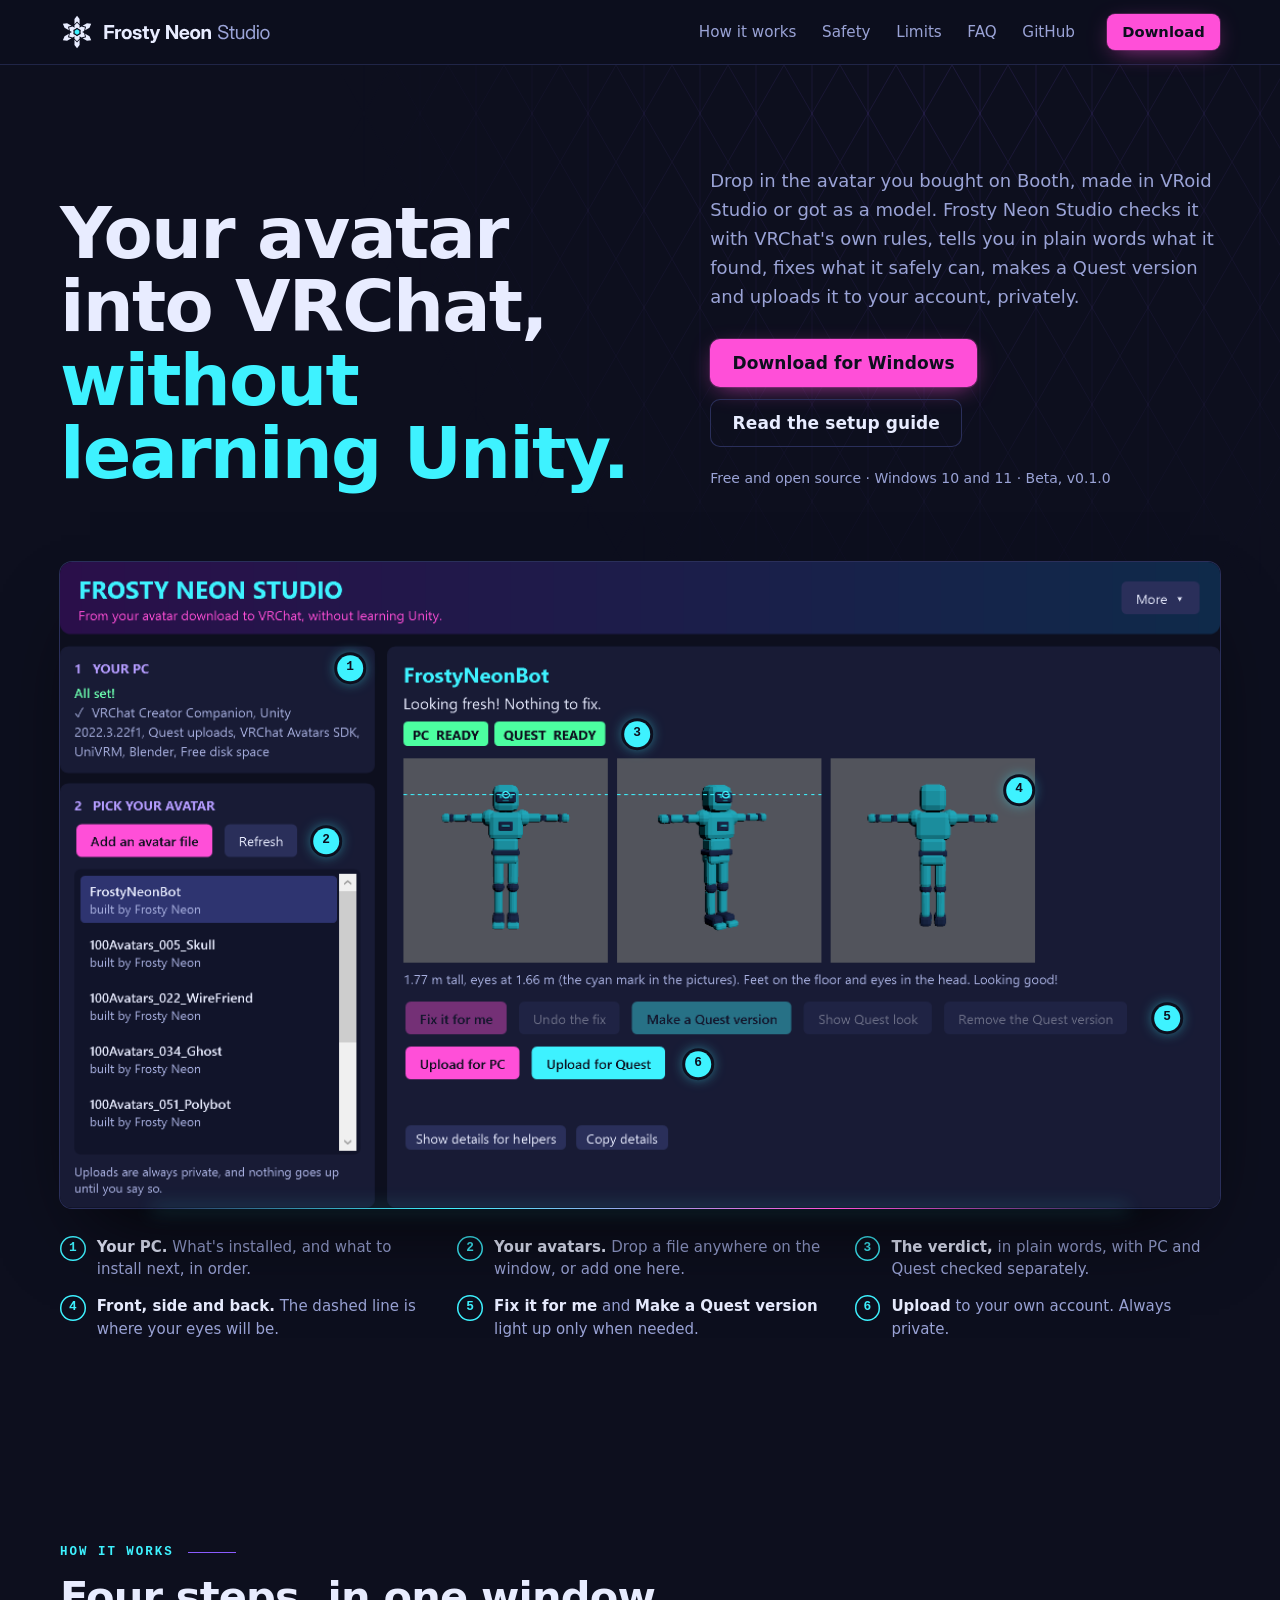
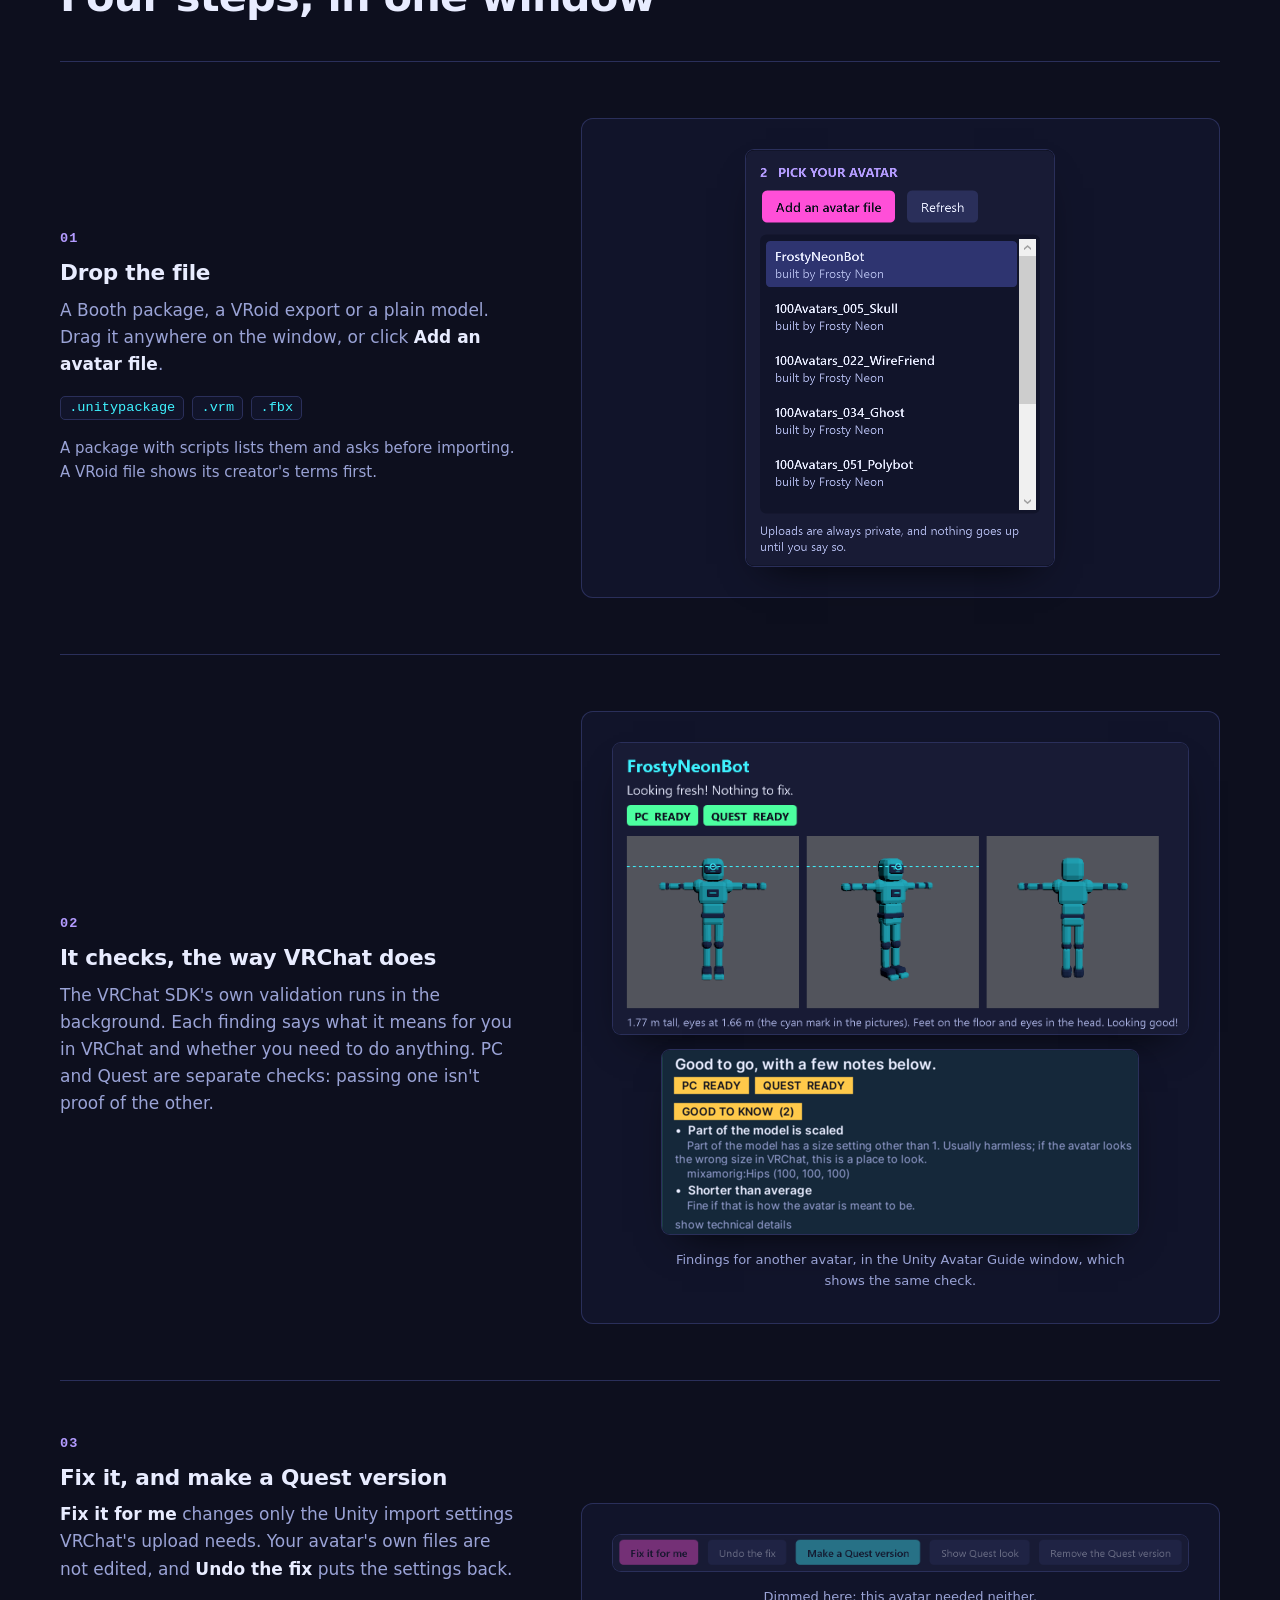
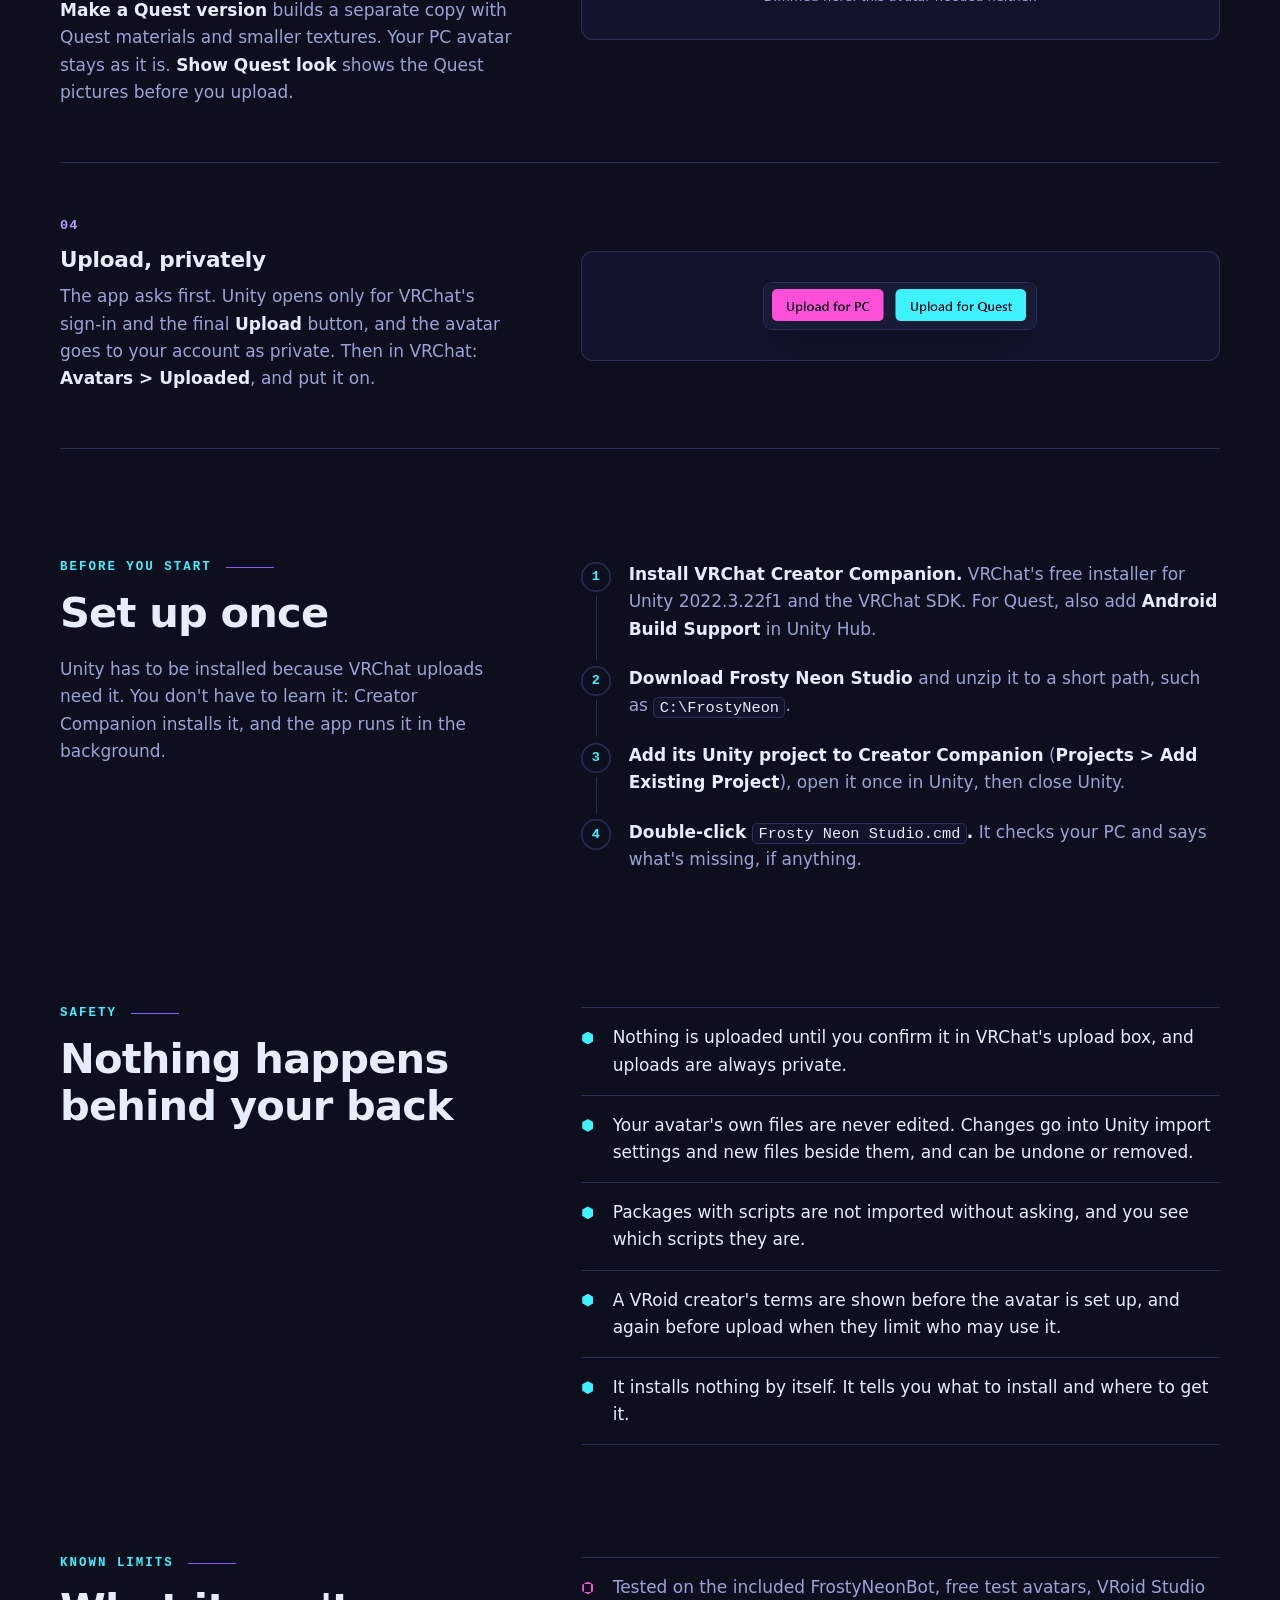
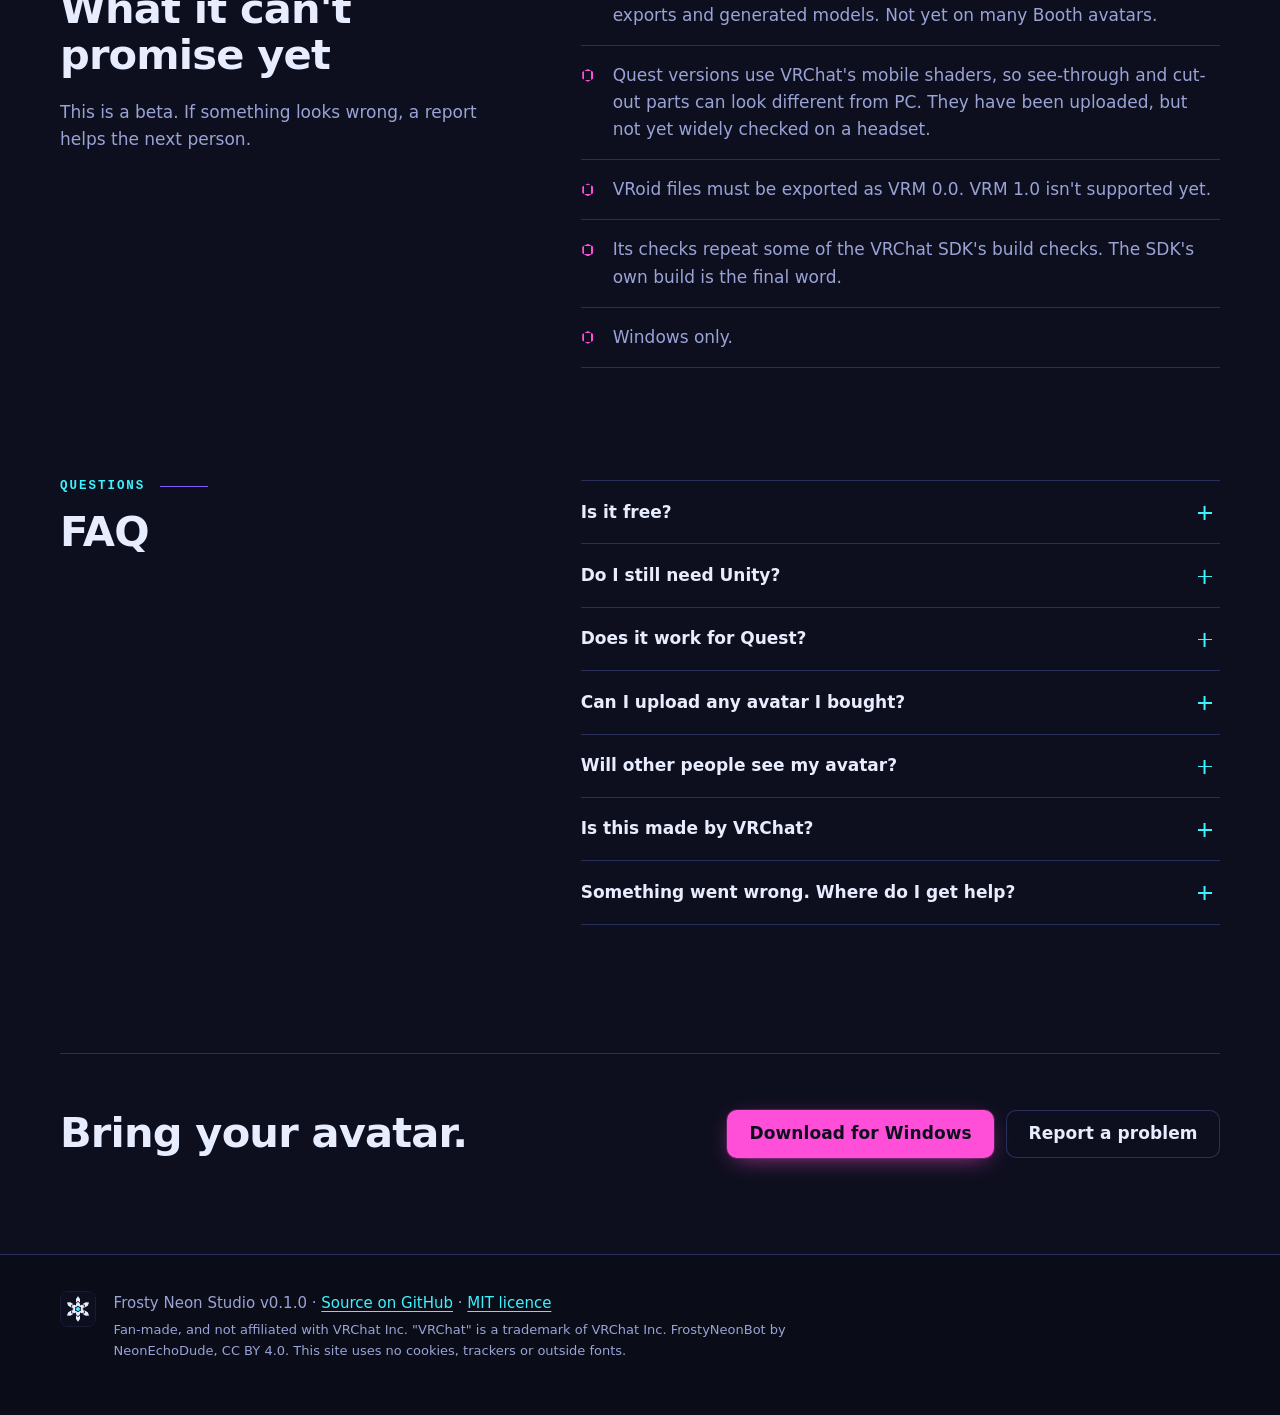
<file: site/index.html>
<!doctype html>
<html lang="en">
<head>
  <meta charset="utf-8">
  <meta name="viewport" content="width=device-width, initial-scale=1">
  <title>Frosty Neon Studio: your avatar into VRChat, without learning Unity</title>
  <meta name="description" content="A free Windows app that checks your Booth, VRoid or FBX avatar with VRChat's own rules, explains what it finds, fixes import settings, makes a Quest version and uploads it privately.">
  <link rel="canonical" href="https://neonechodude.github.io/frosty-neon-studio/">
  <meta name="theme-color" content="#0D0F1E">
  <meta name="color-scheme" content="dark">

  <!-- Link previews. Crawlers don't run JavaScript, so these are full addresses. -->
  <meta property="og:type" content="website">
  <meta property="og:site_name" content="Frosty Neon Studio">
  <meta property="og:title" content="Frosty Neon Studio">
  <meta property="og:description" content="Your avatar into VRChat, without learning Unity. Free and open source, for Windows.">
  <meta property="og:url" content="https://neonechodude.github.io/frosty-neon-studio/">
  <meta property="og:image" content="https://neonechodude.github.io/frosty-neon-studio/assets/social-card.png">
  <meta property="og:image:width" content="1200">
  <meta property="og:image:height" content="630">
  <meta property="og:image:alt" content="The Frosty Neon Studio logo, a six-pointed crystal with a cyan core, and the line: Your avatar into VRChat, without learning Unity.">
  <meta name="twitter:card" content="summary_large_image">
  <meta name="twitter:title" content="Frosty Neon Studio">
  <meta name="twitter:description" content="Your avatar into VRChat, without learning Unity. Free and open source, for Windows.">
  <meta name="twitter:image" content="https://neonechodude.github.io/frosty-neon-studio/assets/social-card.png">
  <meta name="twitter:image:alt" content="The Frosty Neon Studio logo and the line: Your avatar into VRChat, without learning Unity.">

  <link rel="icon" href="assets/favicon.svg" type="image/svg+xml">
  <link rel="icon" href="assets/favicon-32.png" type="image/png" sizes="32x32">
  <link rel="apple-touch-icon" href="assets/apple-touch-icon.png">
  <link rel="stylesheet" href="style.css">
  <script src="motion.js" defer></script>
</head>
<body>
  <a class="skip" href="#main">Skip to content</a>

  <header class="bar">
    <div class="wrap bar-inner">
      <a class="brand" href="#top"><img src="assets/logo.svg" alt="Frosty Neon Studio" width="211" height="34"></a>
      <nav aria-label="Sections">
        <a href="#how">How it works</a>
        <a href="#safety">Safety</a>
        <a href="#limits">Limits</a>
        <a href="#faq">FAQ</a>
        <a data-link="repo" href="#">GitHub</a>
      </nav>
      <a class="btn btn-small" data-link="download" href="#">Download</a>
    </div>
  </header>

  <main id="main">
    <section class="hero" id="top" aria-labelledby="hero-title">
      <div class="wrap hero-grid">
        <h1 id="hero-title">Your avatar into VRChat, <span>without learning Unity.</span></h1>
        <div class="hero-side">
          <p class="lead">Drop in the avatar you bought on Booth, made in VRoid Studio or got as a model. Frosty Neon Studio checks it with VRChat's own rules, tells you in plain words what it found, fixes what it safely can, makes a Quest version and uploads it to your account, privately.</p>
          <div class="actions">
            <a class="btn" data-link="download" href="#">Download for Windows</a>
            <a class="btn btn-ghost" data-link="guide" href="#">Read the setup guide</a>
          </div>
          <p class="meta">Free and open source &middot; Windows 10 and 11 &middot; Beta, v<span data-version>0.1.0</span></p>
        </div>
      </div>

      <figure class="wrap window">
        <div class="window-frame">
          <img src="assets/app-window.webp" width="1135" height="632" fetchpriority="high"
               alt="The Frosty Neon Studio window. Left: a Your PC card saying All set, and a list of avatars with an Add an avatar file button. Right: the FrostyNeonBot robot, the headline Looking fresh! Nothing to fix, green PC Ready and Quest Ready badges, front, side and back pictures with a dashed eye-height line, and buttons to fix, make a Quest version and upload.">
          <ol class="pins" aria-hidden="true">
            <li style="--x: 25%; --y: 16.5%">1</li>
            <li style="--x: 22.9%; --y: 43.2%">2</li>
            <li style="--x: 49.7%; --y: 26.7%">3</li>
            <li style="--x: 82.7%; --y: 35.4%">4</li>
            <li style="--x: 95.4%; --y: 70.7%">5</li>
            <li style="--x: 55%; --y: 77.7%">6</li>
          </ol>
        </div>
        <figcaption>
          <ol class="legend">
            <li><span><b>Your PC.</b> What's installed, and what to install next, in order.</span></li>
            <li><span><b>Your avatars.</b> Drop a file anywhere on the window, or add one here.</span></li>
            <li><span><b>The verdict,</b> in plain words, with PC and Quest checked separately.</span></li>
            <li><span><b>Front, side and back.</b> The dashed line is where your eyes will be.</span></li>
            <li><span><b>Fix it for me</b> and <b>Make a Quest version</b> light up only when needed.</span></li>
            <li><span><b>Upload</b> to your own account. Always private.</span></li>
          </ol>
        </figcaption>
      </figure>
    </section>

    <section class="section" id="how" aria-labelledby="how-title">
      <div class="wrap">
        <p class="label">How it works</p>
        <h2 id="how-title">Four steps, in one window</h2>
        <ol class="flow">
          <li class="step reveal">
            <div class="step-text">
              <span class="step-no" aria-hidden="true">01</span>
              <h3>Drop the file</h3>
              <p>A Booth package, a VRoid export or a plain model. Drag it anywhere on the window, or click <i>Add an avatar file</i>.</p>
              <ul class="types" aria-label="Accepted files">
                <li><code>.unitypackage</code></li><li><code>.vrm</code></li><li><code>.fbx</code></li>
              </ul>
              <p class="note">A package with scripts lists them and asks before importing. A VRoid file shows its creator's terms first.</p>
            </div>
            <figure class="step-pic">
              <img src="assets/step-pick.webp" width="308" height="416" loading="lazy" decoding="async"
                   alt="The Pick your avatar card: a pink Add an avatar file button, the accepted file types, and a list of avatars in the project.">
            </figure>
          </li>

          <li class="step reveal">
            <div class="step-text">
              <span class="step-no" aria-hidden="true">02</span>
              <h3>It checks, the way VRChat does</h3>
              <p>The VRChat SDK's own validation runs in the background. Each finding says what it means for you in VRChat and whether you need to do anything. PC and Quest are separate checks: passing one isn't proof of the other.</p>
            </div>
            <figure class="step-pic stack">
              <img src="assets/step-check.webp" width="668" height="338" loading="lazy" decoding="async"
                   alt="The check result: Looking fresh! Nothing to fix, PC Ready and Quest Ready badges, and three pictures of the robot with the eye line. Below: 1.77 m tall, eyes at 1.66 m.">
              <img src="assets/step-findings.webp" width="476" height="184" loading="lazy" decoding="async"
                   alt="Findings in plain words: Good to go, with a few notes below. Good to know: Part of the model is scaled, usually harmless. Shorter than average, fine if that is how the avatar is meant to be.">
              <figcaption>Findings for another avatar, in the Unity Avatar Guide window, which shows the same check.</figcaption>
            </figure>
          </li>

          <li class="step reveal">
            <div class="step-text">
              <span class="step-no" aria-hidden="true">03</span>
              <h3>Fix it, and make a Quest version</h3>
              <p><i>Fix it for me</i> changes only the Unity import settings VRChat's upload needs. Your avatar's own files are not edited, and <i>Undo the fix</i> puts the settings back.</p>
              <p><i>Make a Quest version</i> builds a separate copy with Quest materials and smaller textures. Your PC avatar stays as it is. <i>Show Quest look</i> shows the Quest pictures before you upload.</p>
            </div>
            <figure class="step-pic">
              <img src="assets/step-fix.webp" width="722" height="46" loading="lazy" decoding="async"
                   alt="A row of buttons: Fix it for me, Undo the fix, Make a Quest version, Show Quest look, Remove the Quest version. They are dimmed here because this avatar needs none of them.">
              <figcaption>Dimmed here: this avatar needed neither.</figcaption>
            </figure>
          </li>

          <li class="step reveal">
            <div class="step-text">
              <span class="step-no" aria-hidden="true">04</span>
              <h3>Upload, privately</h3>
              <p>The app asks first. Unity opens only for VRChat's sign-in and the final <i>Upload</i> button, and the avatar goes to your account as private. Then in VRChat: <i>Avatars &gt; Uploaded</i>, and put it on.</p>
            </div>
            <figure class="step-pic">
              <img src="assets/step-upload.webp" width="272" height="46" loading="lazy" decoding="async"
                   alt="Two buttons: Upload for PC in pink and Upload for Quest in cyan.">
            </figure>
          </li>
        </ol>
      </div>
    </section>

    <section class="section setup" id="setup" aria-labelledby="setup-title">
      <div class="wrap split">
        <div>
          <p class="label">Before you start</p>
          <h2 id="setup-title">Set up once</h2>
          <p class="muted">Unity has to be installed because VRChat uploads need it. You don't have to learn it: Creator Companion installs it, and the app runs it in the background.</p>
        </div>
        <ol class="checklist">
          <li><b>Install VRChat Creator Companion.</b> VRChat's free installer for Unity 2022.3.22f1 and the VRChat SDK. For Quest, also add <i>Android Build Support</i> in Unity Hub.</li>
          <li><b>Download Frosty Neon Studio</b> and unzip it to a short path, such as <code>C:\FrostyNeon</code>.</li>
          <li><b>Add its Unity project to Creator Companion</b> (<i>Projects &gt; Add Existing Project</i>), open it once in Unity, then close Unity.</li>
          <li><b>Double-click <code>Frosty Neon Studio.cmd</code>.</b> It checks your PC and says what's missing, if anything.</li>
        </ol>
      </div>
    </section>

    <section class="section" id="safety" aria-labelledby="safety-title">
      <div class="wrap split">
        <div>
          <p class="label">Safety</p>
          <h2 id="safety-title">Nothing happens behind your back</h2>
        </div>
        <ul class="points">
          <li>Nothing is uploaded until you confirm it in VRChat's upload box, and uploads are always private.</li>
          <li>Your avatar's own files are never edited. Changes go into Unity import settings and new files beside them, and can be undone or removed.</li>
          <li>Packages with scripts are not imported without asking, and you see which scripts they are.</li>
          <li>A VRoid creator's terms are shown before the avatar is set up, and again before upload when they limit who may use it.</li>
          <li>It installs nothing by itself. It tells you what to install and where to get it.</li>
        </ul>
      </div>
    </section>

    <section class="section" id="limits" aria-labelledby="limits-title">
      <div class="wrap split">
        <div>
          <p class="label">Known limits</p>
          <h2 id="limits-title">What it can't promise yet</h2>
          <p class="muted">This is a beta. If something looks wrong, a report helps the next person.</p>
        </div>
        <ul class="points points-limits">
          <li>Tested on the included FrostyNeonBot, free test avatars, VRoid Studio exports and generated models. Not yet on many Booth avatars.</li>
          <li>Quest versions use VRChat's mobile shaders, so see-through and cut-out parts can look different from PC. They have been uploaded, but not yet widely checked on a headset.</li>
          <li>VRoid files must be exported as VRM&nbsp;0.0. VRM&nbsp;1.0 isn't supported yet.</li>
          <li>Its checks repeat some of the VRChat SDK's build checks. The SDK's own build is the final word.</li>
          <li>Windows only.</li>
        </ul>
      </div>
    </section>

    <section class="section" id="faq" aria-labelledby="faq-title">
      <div class="wrap split">
        <div>
          <p class="label">Questions</p>
          <h2 id="faq-title">FAQ</h2>
        </div>
        <div class="faq">
          <details>
            <summary>Is it free?</summary>
            <p>Yes. The code is open source under the MIT licence. The starter robot, FrostyNeonBot, is CC BY 4.0: use it, change it, upload your own version, and credit "FrostyNeonBot by NeonEchoDude".</p>
          </details>
          <details>
            <summary>Do I still need Unity?</summary>
            <p>It has to be installed, because VRChat uploads go through it. Creator Companion installs it for you, and Frosty Neon Studio runs it in the background. You only see it for VRChat's sign-in and the upload confirmation.</p>
          </details>
          <details>
            <summary>Does it work for Quest?</summary>
            <p>It checks Quest separately and can make a Quest version with Quest materials and smaller textures. Some see-through or cut-out parts look different on Quest; <i>Show Quest look</i> shows you before you upload.</p>
          </details>
          <details>
            <summary>Can I upload any avatar I bought?</summary>
            <p>Check the creator's terms. Many Booth avatars allow uploading for your own use. VRoid files carry their terms inside, and the app shows them. Only upload avatars that are yours or that you have permission to use.</p>
          </details>
          <details>
            <summary>Will other people see my avatar?</summary>
            <p>Uploads are private: other players see it when you wear it, but it isn't listed for anyone else to pick.</p>
          </details>
          <details>
            <summary>Is this made by VRChat?</summary>
            <p>No. It's a fan-made tool, not made, endorsed or supported by VRChat Inc.</p>
          </details>
          <details data-needs="issues">
            <summary>Something went wrong. Where do I get help?</summary>
            <p><span data-needs="discord">Ask in the <a data-link="discord" href="#">Discord</a>. </span><span data-needs="issues"><a data-link="issues" href="#">Report a problem on GitHub</a>. </span>Click <i>Copy details</i> in the app and paste them: they have what a helper needs.</p>
          </details>
        </div>
      </div>
    </section>

    <section class="closing" aria-labelledby="closing-title" data-needs="download">
      <div class="wrap closing-inner">
        <h2 id="closing-title">Bring your avatar.</h2>
        <div class="actions">
          <a class="btn" data-link="download" href="#">Download for Windows</a>
          <a class="btn btn-ghost" data-link="discord" href="#">Join the Discord</a>
          <a class="btn btn-ghost" data-link="issues" href="#">Report a problem</a>
        </div>
      </div>
    </section>
  </main>

  <footer class="foot">
    <div class="wrap foot-inner">
      <img src="assets/icon.svg" alt="" width="36" height="36" loading="lazy">
      <div>
        <p>Frosty Neon Studio v<span data-version>0.1.0</span><span data-needs="repo"> &middot; <a data-link="repo" href="#">Source on GitHub</a> &middot; <a data-link="license" href="#">MIT licence</a></span></p>
        <p class="fine">Fan-made, and not affiliated with VRChat Inc. "VRChat" is a trademark of VRChat Inc. FrostyNeonBot by NeonEchoDude, CC BY 4.0. This site uses no cookies, trackers or outside fonts.</p>
      </div>
    </div>
  </footer>

  <script src="links.js"></script>
</body>
</html>
</file>
<file: site/style.css>
/* Frosty Neon Studio site. Colours and type follow brand/BRAND.md. System fonts only. */
:root {
  --bg: #0D0F1E;
  --bg-2: #11142A;
  --card: #181B35;
  --line: #2A2F5A;
  --text: #E8ECFF;
  --dim: #9AA3D6;
  --cyan: #3EF2FF;
  --pink: #FF4FD8;
  --violet: #8A5CFF;
  --violet-text: #B39BFF; /* violet that passes AA as small text on navy */

  --sans: "Segoe UI Variable Text", "Segoe UI", system-ui, -apple-system, "Helvetica Neue", Arial, sans-serif;
  --display: "Segoe UI Variable Display", "Segoe UI", system-ui, -apple-system, "Helvetica Neue", Arial, sans-serif;
  --mono: ui-monospace, "Cascadia Mono", "Cascadia Code", Consolas, "SF Mono", Menlo, monospace;

  --wrap: 1160px;
  --gutter: clamp(1.25rem, 4vw, 2.5rem);
  --radius: 12px;
  --ease: cubic-bezier(0.2, 0.7, 0.2, 1);
}

*, *::before, *::after { box-sizing: border-box; }
html { scroll-behavior: smooth; scroll-padding-top: 5rem; -webkit-text-size-adjust: 100%; }
body {
  margin: 0;
  background: var(--bg);
  color: var(--text);
  font: 400 1.0625rem/1.6 var(--sans);
  text-rendering: optimizeLegibility;
  overflow-x: clip;
}
img { max-width: 100%; height: auto; display: block; }
a { color: var(--cyan); text-underline-offset: 0.18em; text-decoration-thickness: 1px; }
a:hover { text-decoration-thickness: 2px; }
code { font: 0.9em var(--mono); color: var(--text); background: var(--bg-2); border: 1px solid var(--line); padding: 0.05em 0.35em; border-radius: 5px; white-space: nowrap; }
i { font-style: normal; color: var(--text); font-weight: 600; }
b { font-weight: 600; }
[hidden] { display: none !important; }

:focus-visible { outline: 2px solid var(--cyan); outline-offset: 3px; border-radius: 4px; }
.skip { position: absolute; left: 1rem; top: -3rem; z-index: 20; background: var(--card); color: var(--text); padding: 0.6rem 1rem; border-radius: 8px; }
.skip:focus { top: 1rem; }

.wrap { width: min(var(--wrap), 100% - 2 * var(--gutter)); margin-inline: auto; }

/* ---------- header */
.bar {
  position: sticky; top: 0; z-index: 10;
  background: rgba(13, 15, 30, 0.86);
  -webkit-backdrop-filter: blur(10px); backdrop-filter: blur(10px);
  border-bottom: 1px solid rgba(42, 47, 90, 0.7);
}
.bar-inner { display: flex; align-items: center; gap: 2rem; min-height: 4rem; }
.brand { display: block; flex: none; border-radius: 6px; }
.brand img { height: 34px; width: auto; }
.bar nav { display: flex; gap: 1.6rem; margin-left: auto; }
.bar nav a { color: var(--dim); text-decoration: none; font-size: 0.95rem; }
.bar nav a:hover { color: var(--text); }

/* ---------- buttons */
.btn {
  display: inline-flex; align-items: center; justify-content: center;
  min-height: 3rem; padding: 0 1.4rem; border-radius: 10px;
  background: var(--pink); color: var(--bg);
  font-weight: 650; text-decoration: none; letter-spacing: 0.005em;
  box-shadow: 0 0 0 1px rgba(255, 79, 216, 0.2), 0 6px 24px -8px rgba(255, 79, 216, 0.7);
  transition: transform 0.18s var(--ease), box-shadow 0.18s var(--ease), background-color 0.18s;
}
.btn:hover { transform: translateY(-1px); box-shadow: 0 0 0 1px rgba(255, 79, 216, 0.35), 0 10px 30px -8px rgba(255, 79, 216, 0.9); text-decoration: none; }
.btn:active { transform: translateY(0); }
.btn-ghost { background: transparent; color: var(--text); box-shadow: inset 0 0 0 1px var(--line); }
.btn-ghost:hover { box-shadow: inset 0 0 0 1px var(--cyan); color: var(--cyan); }
.btn-small { min-height: 2.25rem; padding: 0 0.95rem; font-size: 0.92rem; border-radius: 8px; }

/* ---------- hero */
.hero { position: relative; padding: clamp(3.5rem, 8vw, 6.5rem) 0 clamp(3rem, 6vw, 5rem); isolation: isolate; }
/* a faint frost lattice on the 30-degree grid the mark is drawn on */
.hero::before {
  content: ""; position: absolute; inset: 0 0 30% 0; z-index: -1; pointer-events: none;
  background-image: url("data:image/svg+xml,%3Csvg xmlns='http://www.w3.org/2000/svg' width='56' height='97' viewBox='0 0 56 97'%3E%3Cpath d='M0 0L56 97M56 0L0 97M28 0V97' stroke='%238A5CFF' stroke-opacity='.13' fill='none'/%3E%3C/svg%3E");
  -webkit-mask-image: radial-gradient(70% 90% at 75% 0%, #000 0%, transparent 70%);
  mask-image: radial-gradient(70% 90% at 75% 0%, #000 0%, transparent 70%);
}
.hero-grid { display: grid; grid-template-columns: minmax(0, 1.15fr) minmax(0, 1fr); gap: clamp(1.5rem, 5vw, 4.5rem); align-items: end; }
h1 {
  margin: 0; font: 600 clamp(2.5rem, 5.6vw, 4.6rem)/1.02 var(--display);
  letter-spacing: -0.025em; text-wrap: balance;
}
h1 span { display: block; color: var(--cyan); }
.lead { margin: 0 0 1.75rem; color: var(--dim); font-size: 1.125rem; line-height: 1.6; max-width: 34rem; }
.actions { display: flex; flex-wrap: wrap; gap: 0.75rem; }
.meta { margin: 1.25rem 0 0; color: var(--dim); font-size: 0.875rem; }

.window { margin-top: clamp(2.75rem, 6vw, 4.5rem); }
.window-frame {
  position: relative; border-radius: var(--radius);
  box-shadow: 0 0 0 1px var(--line), 0 40px 80px -30px rgba(0, 0, 0, 0.8);
}
/* the cyan line under the window: light spilling from a neon tube */
.window-frame::after {
  content: ""; position: absolute; left: 8%; right: 8%; bottom: -1px; height: 1px;
  background: linear-gradient(90deg, transparent, var(--cyan) 30%, var(--pink) 70%, transparent);
  box-shadow: 0 0 18px 1px rgba(62, 242, 255, 0.45);
}
.window-frame img { width: 100%; border-radius: var(--radius); }
.pins { list-style: none; margin: 0; padding: 0; }
.pins li {
  position: absolute; left: var(--x); top: var(--y); translate: -50% -50%;
  width: 1.6rem; height: 1.6rem; border-radius: 50%;
  display: grid; place-items: center;
  font: 700 0.8rem/1 var(--mono); color: var(--bg); background: var(--cyan);
  box-shadow: 0 0 0 3px var(--bg), 0 0 14px rgba(62, 242, 255, 0.7);
}
.legend {
  list-style: none; margin: 1.75rem 0 0; padding: 0; counter-reset: pin;
  display: grid; grid-template-columns: repeat(3, minmax(0, 1fr)); gap: 0.9rem 2rem;
  color: var(--dim); font-size: 0.9375rem; line-height: 1.5;
}
.legend li { counter-increment: pin; display: grid; grid-template-columns: 1.6rem 1fr; gap: 0.7rem; }
.legend li::before {
  content: counter(pin); width: 1.6rem; height: 1.6rem; border-radius: 50%;
  display: grid; place-items: center; font: 700 0.8rem/1 var(--mono);
  color: var(--cyan); box-shadow: inset 0 0 0 1.5px var(--cyan);
}
.legend b { color: var(--text); }

/* ---------- sections */
.section { padding: clamp(4rem, 9vw, 7rem) 0 0; }
.label {
  display: flex; align-items: center; gap: 0.9rem; margin: 0 0 1rem;
  font: 600 0.78rem/1 var(--mono); letter-spacing: 0.16em; text-transform: uppercase; color: var(--cyan);
}
/* the hairline after STUDIO in the logo */
.label::after { content: ""; height: 1px; width: 3rem; background: var(--violet); }
h2 { margin: 0 0 1.25rem; font: 600 clamp(1.8rem, 3.4vw, 2.6rem)/1.12 var(--display); letter-spacing: -0.02em; text-wrap: balance; }
h3 { margin: 0 0 0.6rem; font: 600 1.35rem/1.25 var(--display); letter-spacing: -0.01em; }
.muted { color: var(--dim); margin: 0; max-width: 28rem; }
.split { display: grid; grid-template-columns: minmax(0, 5fr) minmax(0, 7fr); gap: clamp(1.5rem, 5vw, 5rem); align-items: start; }
@media (min-width: 981px) { .split > :first-child { position: sticky; top: 6.5rem; } }

/* how it works */
.flow { list-style: none; margin: 2.5rem 0 0; padding: 0; }
.step {
  display: grid; grid-template-columns: minmax(0, 5fr) minmax(0, 7fr); gap: clamp(1.5rem, 5vw, 5rem);
  align-items: center; padding: clamp(2.25rem, 5vw, 3.5rem) 0; border-top: 1px solid var(--line);
}
.step:last-child { border-bottom: 1px solid var(--line); }
.step-no { display: block; margin-bottom: 0.9rem; font: 600 0.85rem/1 var(--mono); color: var(--violet-text); letter-spacing: 0.08em; }
.step-text p { margin: 0 0 0.9rem; color: var(--dim); max-width: 30rem; }
.step-text p:last-child { margin-bottom: 0; }
.note { font-size: 0.9375rem; }
.types { display: flex; gap: 0.5rem; list-style: none; padding: 0; margin: 0 0 1rem; }
.types code { font-size: 0.85rem; padding: 0.25em 0.6em; color: var(--cyan); }
.step-pic {
  margin: 0; align-content: center; justify-self: center; display: grid; gap: 1rem; justify-items: center;
  padding: clamp(1rem, 3vw, 2rem); width: 100%;
  background: var(--bg-2); border-radius: var(--radius); box-shadow: inset 0 0 0 1px var(--line);
}
.step-pic img { border-radius: 8px; box-shadow: 0 0 0 1px var(--line), 0 18px 40px -20px rgba(0, 0, 0, 0.9); }
.step-pic figcaption { font-size: 0.8125rem; color: var(--dim); text-align: center; max-width: 30rem; }

/* setup, safety, limits */
.checklist { list-style: none; margin: 0; padding: 0; counter-reset: c; }
.checklist li {
  counter-increment: c; position: relative; padding: 0 0 1.4rem 3rem; color: var(--dim);
}
.checklist li b { color: var(--text); }
.checklist li::before {
  content: counter(c); position: absolute; left: 0; top: 0.05rem;
  width: 1.9rem; height: 1.9rem; border-radius: 50%; display: grid; place-items: center;
  font: 700 0.85rem/1 var(--mono); color: var(--cyan); box-shadow: inset 0 0 0 1.5px var(--line);
}
.checklist li:not(:last-child)::after {
  content: ""; position: absolute; left: 0.95rem; top: 2.2rem; bottom: 0.35rem; width: 1px; background: var(--line);
}
.points { list-style: none; margin: 0; padding: 0; }
.points li { position: relative; padding: 1rem 0 1rem 2rem; border-top: 1px solid var(--line); color: var(--text); }
.points li:last-child { border-bottom: 1px solid var(--line); }
/* a small hexagon, the mark's head */
.points li::before {
  content: ""; position: absolute; left: 0.1rem; top: 1.45rem; width: 0.7rem; height: 0.8rem;
  background: var(--cyan); clip-path: polygon(50% 0, 100% 25%, 100% 75%, 50% 100%, 0 75%, 0 25%);
}
.points-limits li { color: var(--dim); }
.points-limits li::before { background: transparent; box-shadow: inset 0 0 0 2px var(--pink); clip-path: polygon(50% 0, 100% 25%, 100% 75%, 50% 100%, 0 75%, 0 25%); }

/* faq */
.faq details { border-top: 1px solid var(--line); }
.faq details:last-child { border-bottom: 1px solid var(--line); }
.faq summary {
  list-style: none; cursor: pointer; padding: 1.1rem 2.5rem 1.1rem 0; position: relative;
  font-weight: 600; font-size: 1.0625rem;
}
.faq summary::-webkit-details-marker { display: none; }
.faq summary::before, .faq summary::after {
  content: ""; position: absolute; right: 0.5rem; top: 50%; width: 0.85rem; height: 1.5px; background: var(--cyan);
  transition: transform 0.2s var(--ease);
}
.faq summary::after { transform: rotate(90deg); }
.faq details[open] summary::after { transform: rotate(0deg); }
.faq summary:hover { color: var(--cyan); }
.faq details p { margin: 0 0 1.25rem; color: var(--dim); max-width: 40rem; }

/* closing */
.closing { padding: clamp(5rem, 10vw, 8rem) 0 clamp(4rem, 8vw, 6rem); }
.closing-inner { display: flex; flex-wrap: wrap; align-items: center; justify-content: space-between; gap: 1.5rem 2rem; padding-top: clamp(2.5rem, 5vw, 3.5rem); border-top: 1px solid var(--line); }
.closing h2 { margin: 0; }

/* footer */
.foot { border-top: 1px solid var(--line); padding: 2.25rem 0 3rem; background: #0A0C18; }
.foot-inner { display: flex; gap: 1.1rem; align-items: flex-start; }
.foot img { flex: none; border-radius: 8px; }
.foot p { margin: 0 0 0.35rem; color: var(--dim); font-size: 0.9375rem; }
.foot .fine { font-size: 0.8125rem; max-width: 46rem; }

/* ---------- motion (only with JavaScript on, and never when reduced motion is asked for) */
@media (prefers-reduced-motion: no-preference) {
  .window-frame { animation: rise 0.9s var(--ease) 0.15s both; }
  .window-frame::after { animation: glow-in 1.4s var(--ease) 0.6s both; }
  .pins li { animation: pop 0.45s var(--ease) both; animation-delay: calc(0.9s + var(--i, 0) * 0.07s); }
  .pins li:nth-child(2) { --i: 1; } .pins li:nth-child(3) { --i: 2; } .pins li:nth-child(4) { --i: 3; }
  .pins li:nth-child(5) { --i: 4; } .pins li:nth-child(6) { --i: 5; }
  .js-motion .reveal { opacity: 0; transform: translateY(18px); transition: opacity 0.7s var(--ease), transform 0.7s var(--ease); }
  .js-motion .reveal.is-in { opacity: 1; transform: none; }
}
@keyframes rise { from { opacity: 0; transform: translateY(24px); } to { opacity: 1; transform: none; } }
@keyframes glow-in { from { opacity: 0; } to { opacity: 1; } }
@keyframes pop { from { opacity: 0; scale: 0.6; } to { opacity: 1; scale: 1; } }
@media (prefers-reduced-motion: reduce) {
  html { scroll-behavior: auto; }
  *, *::before, *::after { transition: none !important; animation: none !important; }
}

/* ---------- smaller screens */
@media (max-width: 980px) {
  .hero-grid, .split, .step { grid-template-columns: minmax(0, 1fr); }
  .hero-grid { align-items: start; }
  .legend { grid-template-columns: repeat(2, minmax(0, 1fr)); }
}
@media (max-width: 760px) {
  .bar nav { display: none; }
  .bar-inner { justify-content: space-between; }
  .brand img { height: 28px; }
  .legend { grid-template-columns: minmax(0, 1fr); }
  .pins li { width: 1.25rem; height: 1.25rem; font-size: 0.68rem; box-shadow: 0 0 0 2px var(--bg), 0 0 10px rgba(62, 242, 255, 0.6); }
  .legend li { grid-template-columns: 1.4rem 1fr; }
  .legend li::before { width: 1.4rem; height: 1.4rem; font-size: 0.72rem; }
  .step-pic { padding: 0.9rem; }
  .closing-inner .actions { width: 100%; }
  .closing-inner .btn { flex: 1 1 auto; }
}
@media (max-width: 420px) {
  .actions .btn { width: 100%; }
}

/* ---------- 404 */
.lost { min-height: 100vh; display: grid; place-items: center; }
.lost-inner { padding: 4rem 0; max-width: 36rem; }
.lost-inner img { margin-bottom: 2rem; border-radius: 18px; }
.lost h1 { font-size: clamp(2.4rem, 6vw, 3.6rem); margin-bottom: 1rem; }
</file>
